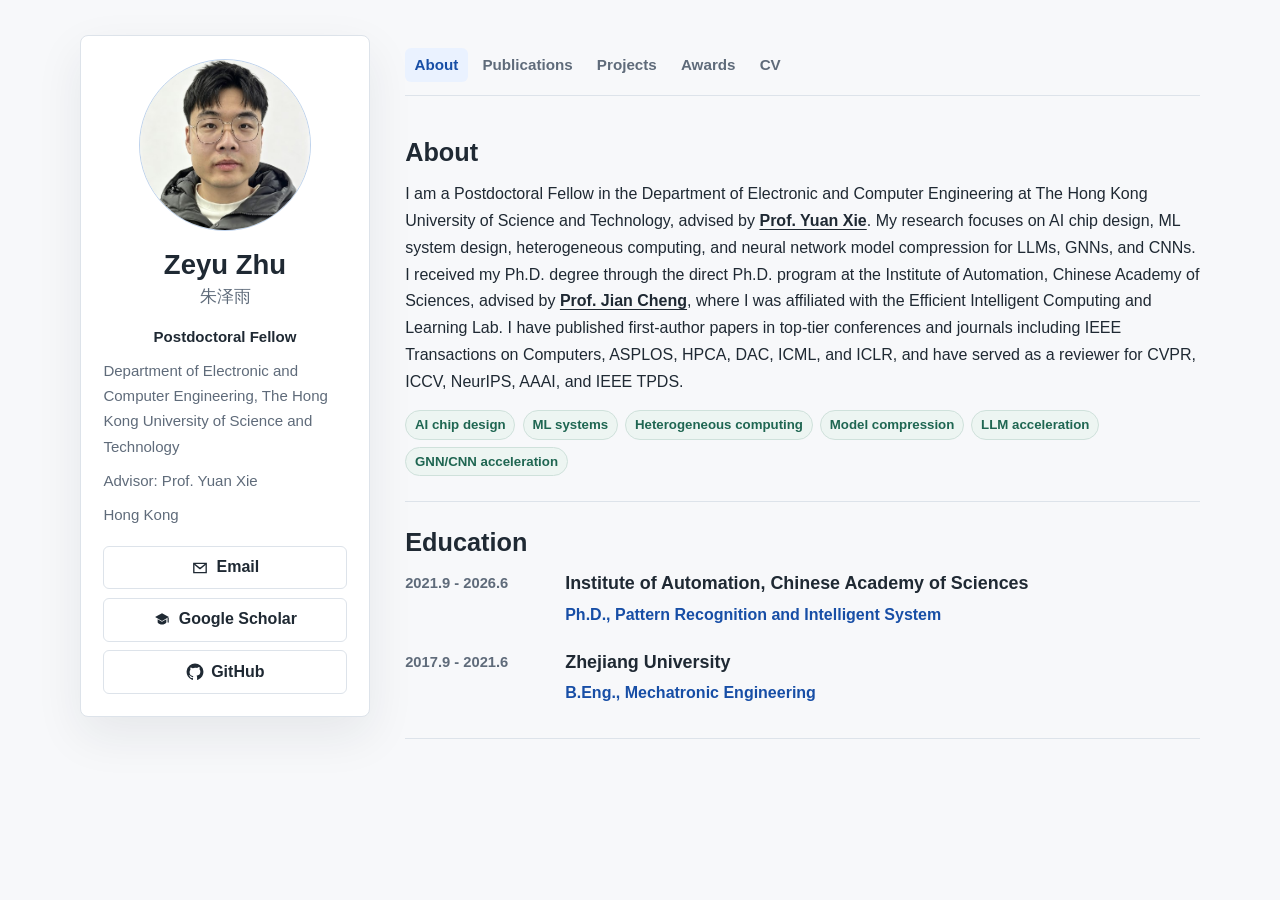
<file: index.html>
<!doctype html>
<html lang="en">
  <head>
    <meta charset="utf-8" />
    <meta name="viewport" content="width=device-width, initial-scale=1" />
    <meta
      name="description"
      content="Academic homepage of Zeyu Zhu, Postdoctoral Fellow in ECE at HKUST."
    />
    <title>Zeyu Zhu | About</title>
    <link rel="stylesheet" href="./styles.css?v=20260711" />
  </head>
  <body data-page="about">
    <a class="skip-link" href="#main">Skip to content</a>

    <div class="page">
      <aside class="profile" aria-label="Profile"></aside>

      <main id="main" class="content">
        <nav class="top-nav" aria-label="Site navigation"></nav>

        <section class="section">
          <h2>About</h2>
          <p id="bio"></p>
          <div id="research-tags" class="tags" aria-label="Research interests"></div>
        </section>

        <section class="section">
          <h2>Education</h2>
          <div id="education-list" class="timeline"></div>
        </section>
      </main>
    </div>

    <script src="./site-data.js?v=20260711"></script>
    <script src="./app.js?v=20260711"></script>
  </body>
</html>
</file>
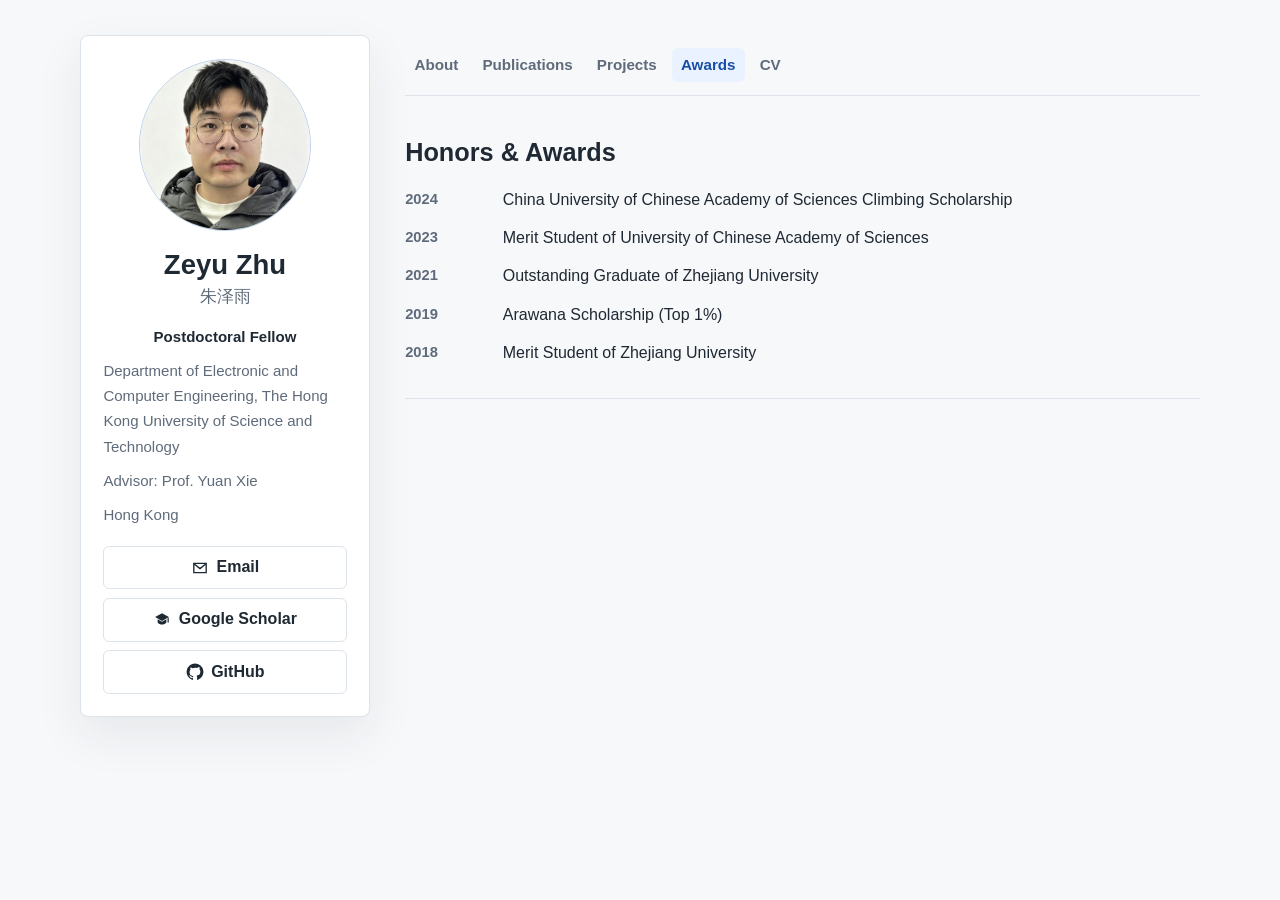
<file: awards.html>
<!doctype html>
<html lang="en">
  <head>
    <meta charset="utf-8" />
    <meta name="viewport" content="width=device-width, initial-scale=1" />
    <meta name="description" content="Honors and awards of Zeyu Zhu." />
    <title>Zeyu Zhu | Awards</title>
    <link rel="stylesheet" href="styles.css" />
  </head>
  <body data-page="awards">
    <a class="skip-link" href="#main">Skip to content</a>

    <div class="page">
      <aside class="profile" aria-label="Profile"></aside>

      <main id="main" class="content">
        <nav class="top-nav" aria-label="Site navigation"></nav>

        <section class="section">
          <h2>Honors & Awards</h2>
          <ul id="award-list" class="award-list"></ul>
        </section>
      </main>
    </div>

    <script src="site-data.js"></script>
    <script src="app.js"></script>
  </body>
</html>
</file>
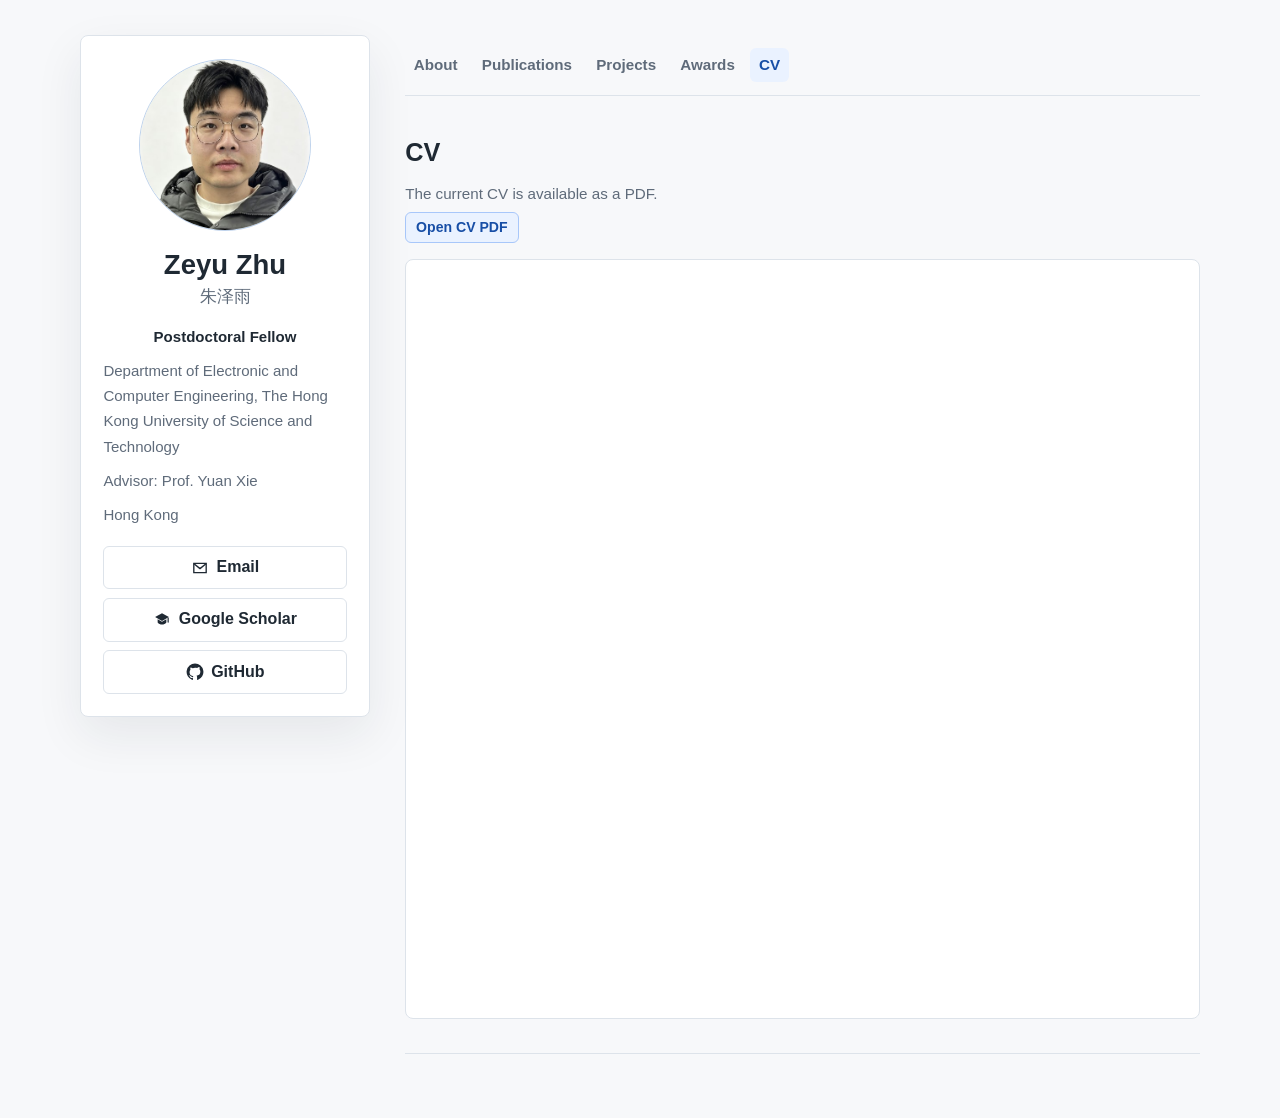
<file: cv.html>
<!doctype html>
<html lang="en">
  <head>
    <meta charset="utf-8" />
    <meta name="viewport" content="width=device-width, initial-scale=1" />
    <meta name="description" content="CV of Zeyu Zhu." />
    <title>Zeyu Zhu | CV</title>
    <link rel="stylesheet" href="styles.css" />
  </head>
  <body data-page="cv">
    <a class="skip-link" href="#main">Skip to content</a>

    <div class="page">
      <aside class="profile" aria-label="Profile"></aside>

      <main id="main" class="content">
        <nav class="top-nav" aria-label="Site navigation"></nav>

        <section class="section">
          <h2>CV</h2>
          <p class="cv-intro">
            The current CV is available as a PDF.
          </p>
          <a id="cv-download" class="primary-link" href="zhuzeyu_cv.pdf">Open CV PDF</a>
          <iframe
            class="cv-frame"
            src="zhuzeyu_cv.pdf"
            title="Zeyu Zhu CV PDF preview"
          ></iframe>
        </section>
      </main>
    </div>

    <script src="site-data.js"></script>
    <script src="app.js"></script>
  </body>
</html>
</file>
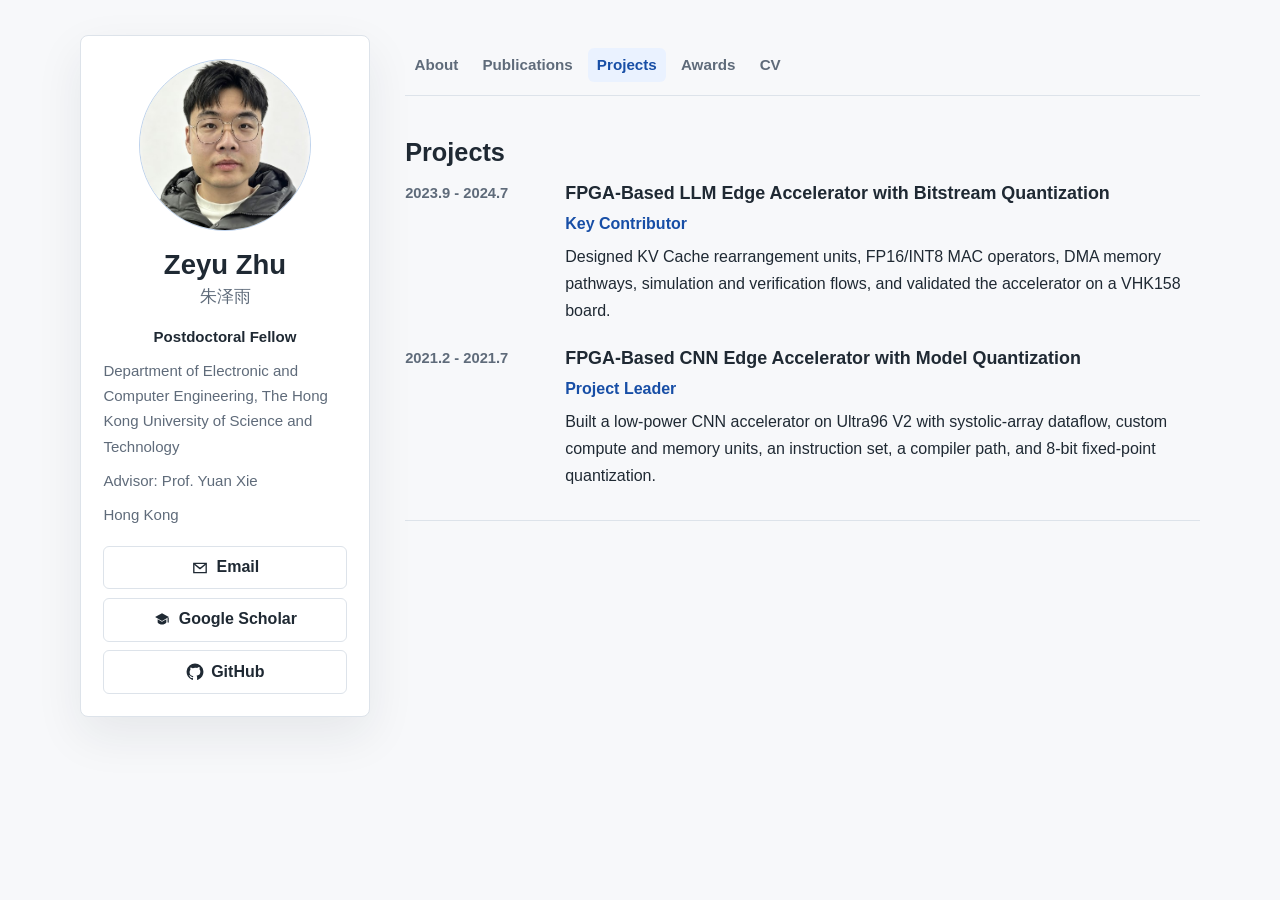
<file: projects.html>
<!doctype html>
<html lang="en">
  <head>
    <meta charset="utf-8" />
    <meta name="viewport" content="width=device-width, initial-scale=1" />
    <meta
      name="description"
      content="Research projects by Zeyu Zhu in FPGA-based acceleration and model quantization."
    />
    <title>Zeyu Zhu | Projects</title>
    <link rel="stylesheet" href="styles.css" />
  </head>
  <body data-page="projects">
    <a class="skip-link" href="#main">Skip to content</a>

    <div class="page">
      <aside class="profile" aria-label="Profile"></aside>

      <main id="main" class="content">
        <nav class="top-nav" aria-label="Site navigation"></nav>

        <section class="section">
          <h2>Projects</h2>
          <div id="project-list" class="timeline"></div>
        </section>
      </main>
    </div>

    <script src="site-data.js"></script>
    <script src="app.js"></script>
  </body>
</html>
</file>
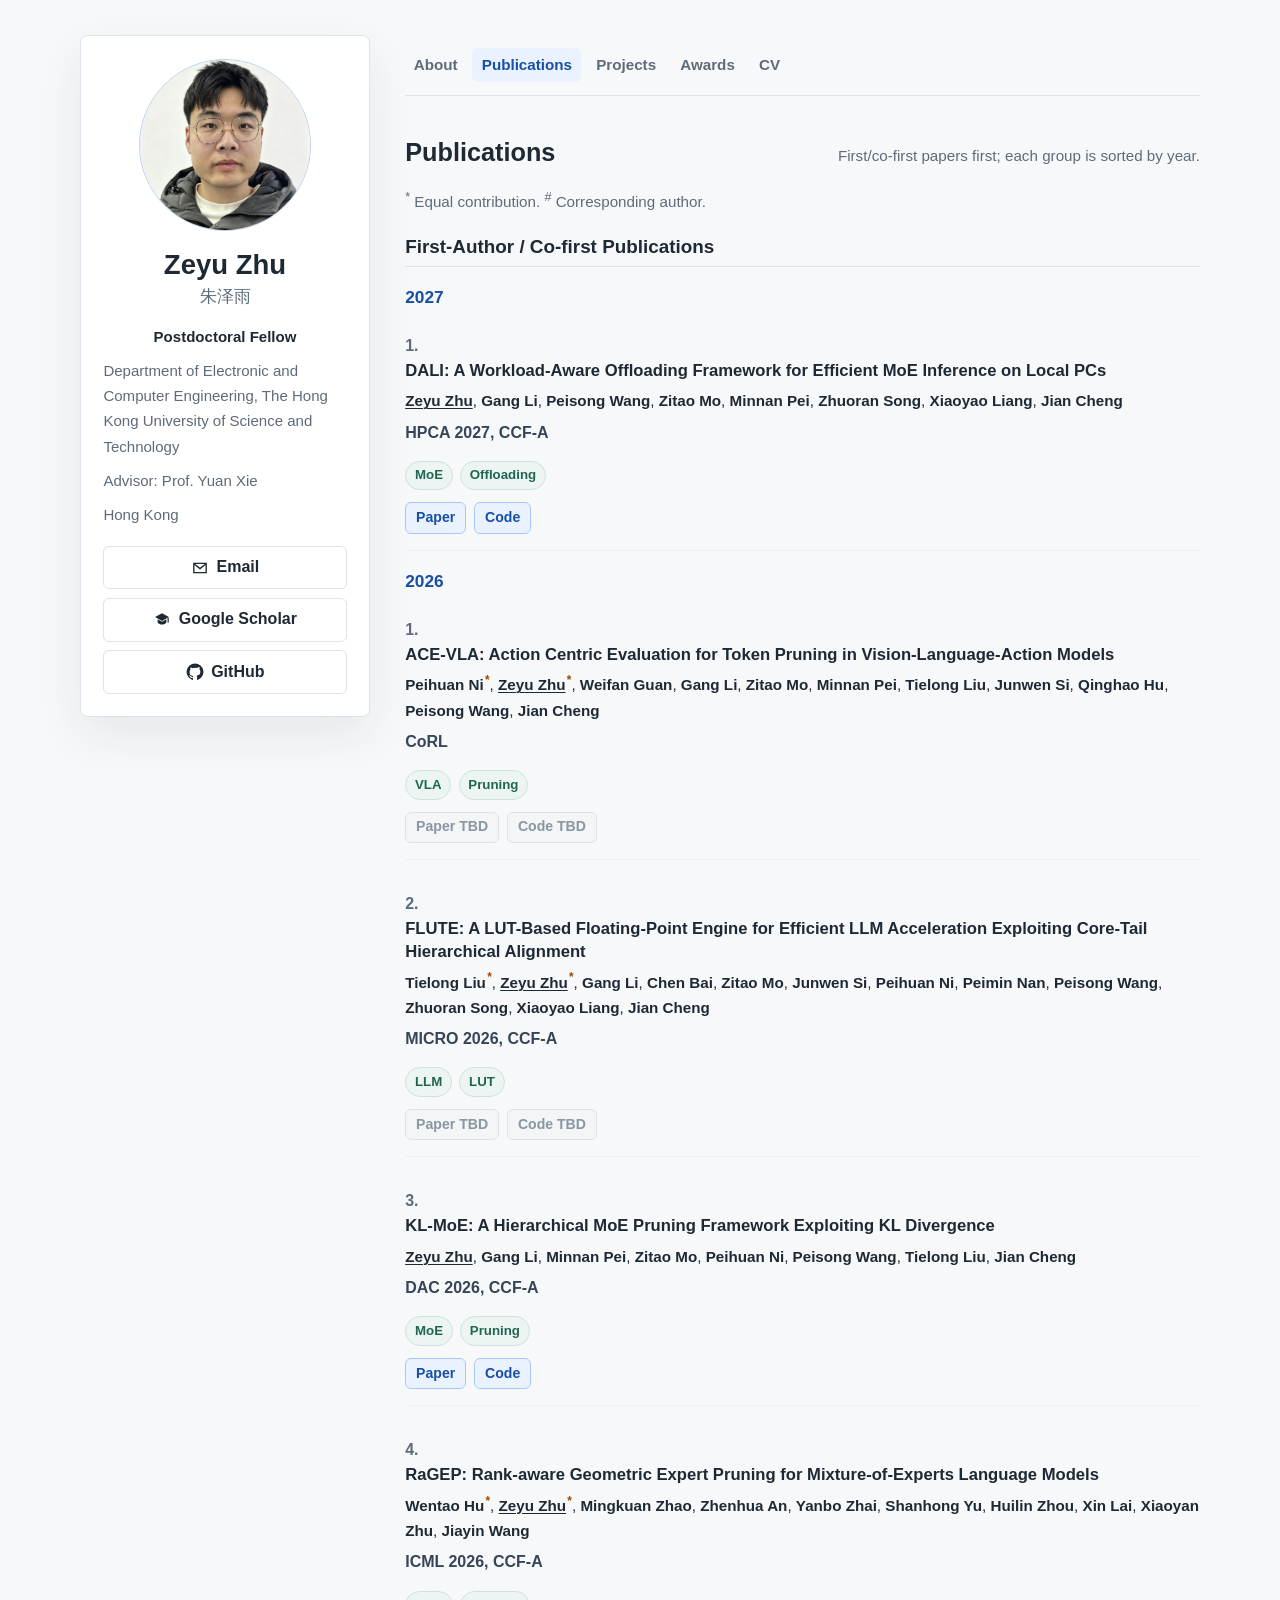
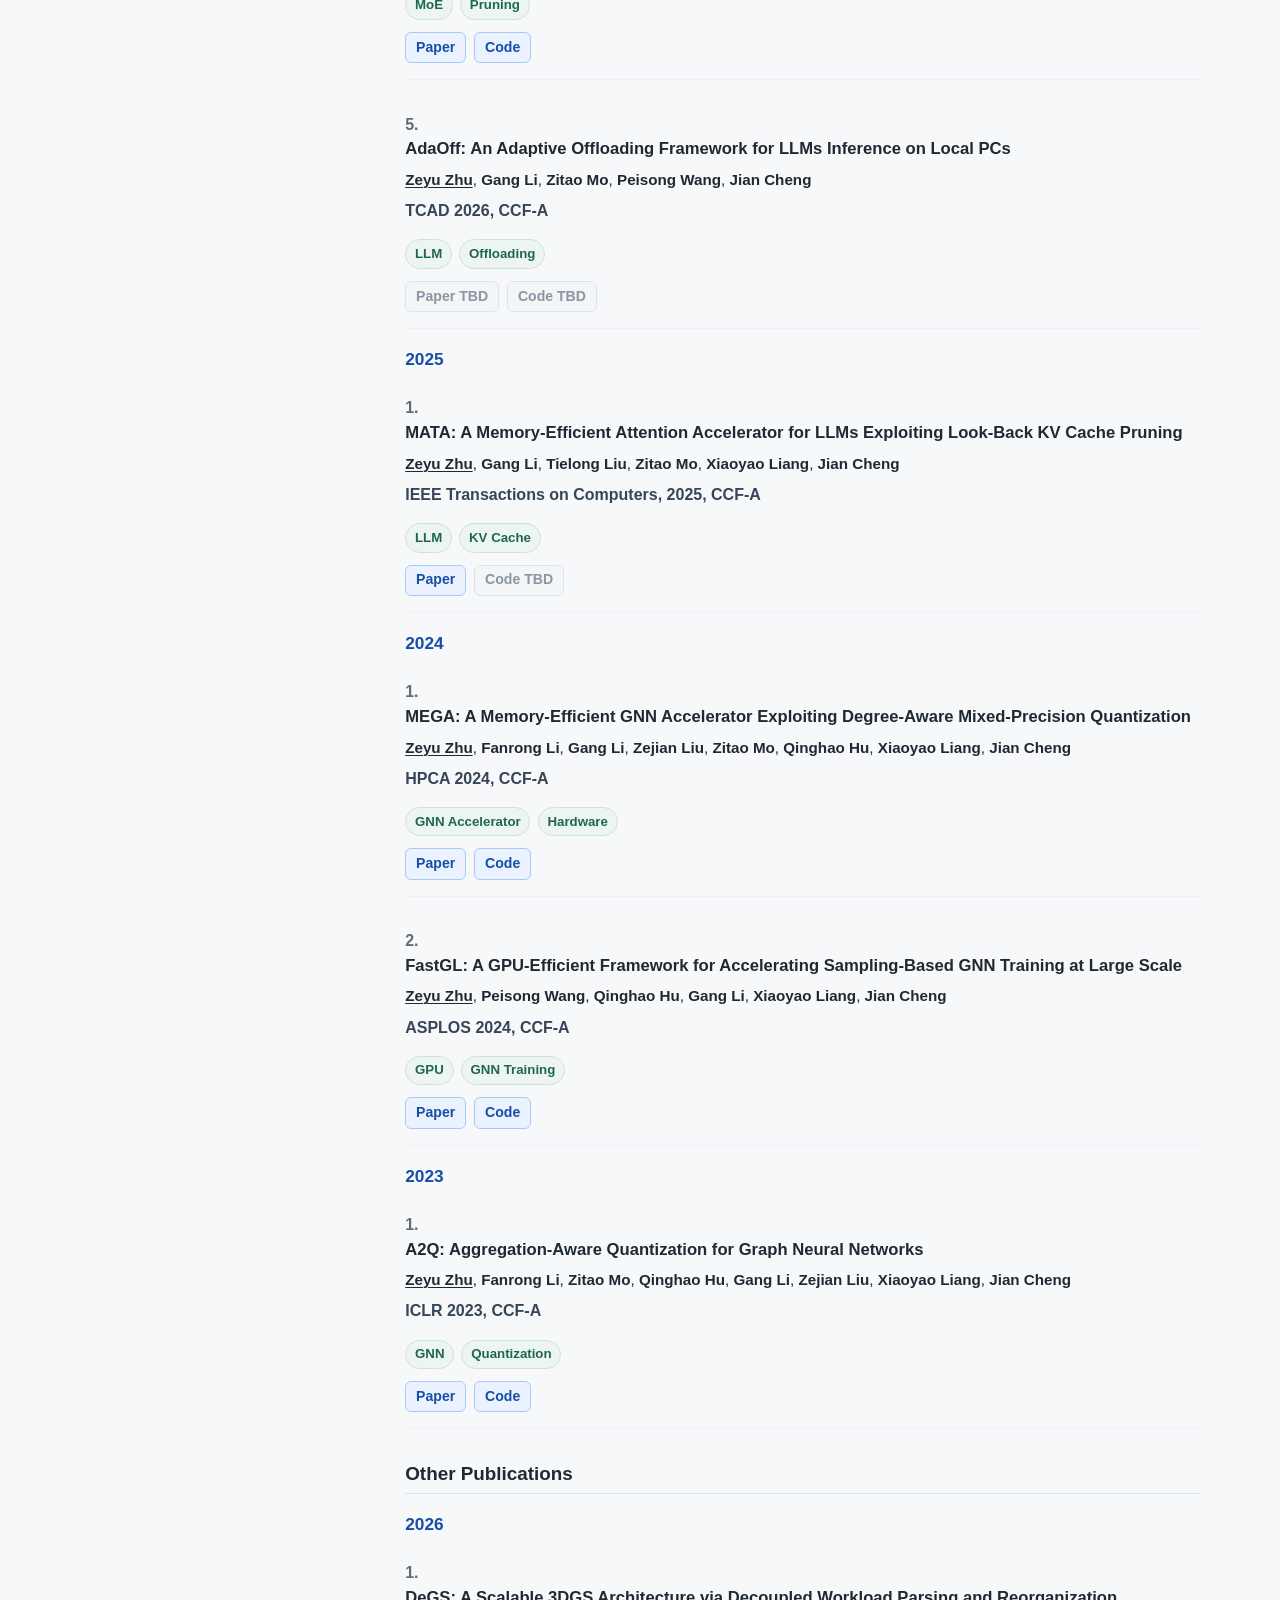
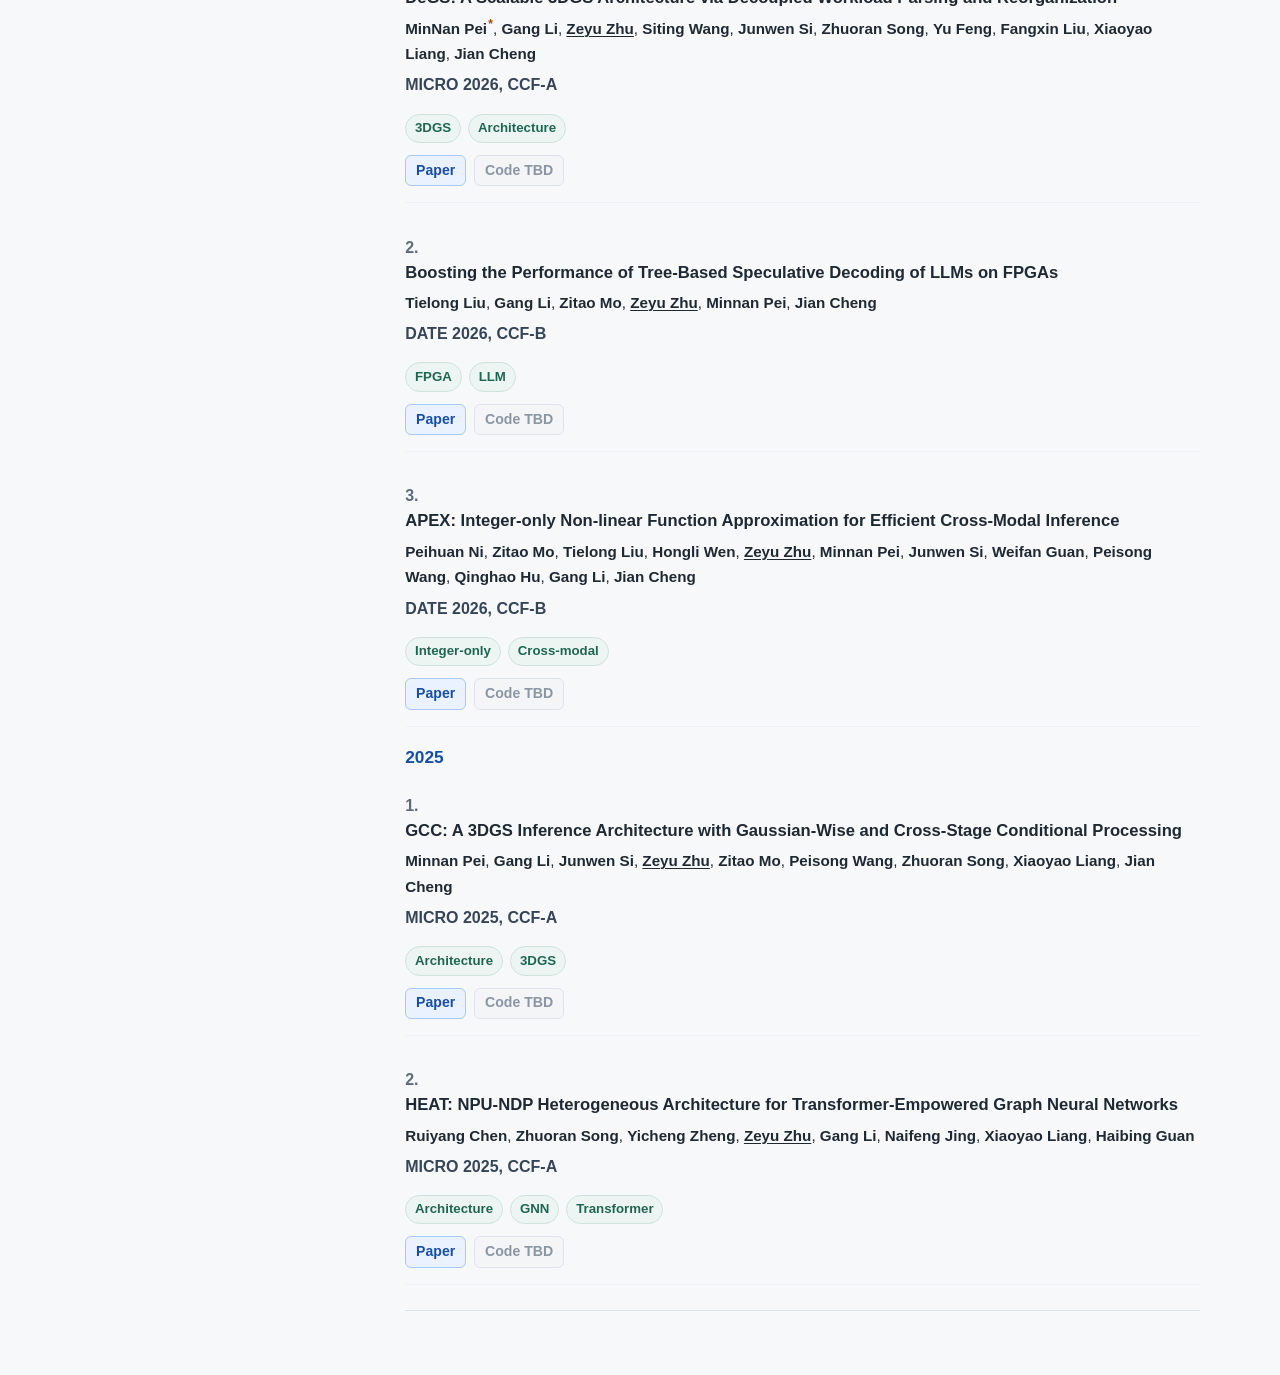
<file: publications.html>
<!doctype html>
<html lang="en">
  <head>
    <meta charset="utf-8" />
    <meta name="viewport" content="width=device-width, initial-scale=1" />
    <meta
      name="description"
      content="Publications by Zeyu Zhu in AI chips, ML systems, and model compression."
    />
    <title>Zeyu Zhu | Publications</title>
    <link rel="stylesheet" href="styles.css" />
  </head>
  <body data-page="publications">
    <a class="skip-link" href="#main">Skip to content</a>

    <div class="page">
      <aside class="profile" aria-label="Profile"></aside>

      <main id="main" class="content">
        <nav class="top-nav" aria-label="Site navigation"></nav>

        <section class="section">
          <div class="section-heading">
            <h2>Publications</h2>
            <p>First/co-first papers first; each group is sorted by year.</p>
          </div>
          <p class="publication-note">
            <sup>*</sup> Equal contribution. <sup>#</sup> Corresponding author.
          </p>
          <div id="publication-groups" class="publication-groups"></div>
        </section>
      </main>
    </div>

    <script src="site-data.js"></script>
    <script src="app.js"></script>
  </body>
</html>
</file>
<file: styles.css>
/* Static GitHub Pages academic style: compact, readable, and data-driven. */
:root {
  color-scheme: light;
  --bg: #f7f8fa;
  --surface: #ffffff;
  --text: #1f2933;
  --muted: #5f6b7a;
  --line: #dde3ea;
  --accent: #1f6feb;
  --accent-dark: #174ea6;
  --accent-soft: #eaf2ff;
  --chip: #edf5f2;
  --chip-text: #1f6652;
  --shadow: 0 18px 48px rgba(31, 41, 51, 0.08);
  font-family: -apple-system, BlinkMacSystemFont, "Segoe UI", Arial, "Noto Sans",
    "PingFang SC", "Microsoft YaHei", sans-serif;
}

* {
  box-sizing: border-box;
}

body {
  margin: 0;
  background: var(--bg);
  color: var(--text);
  font-size: 16px;
  line-height: 1.68;
}

a {
  color: var(--accent);
  text-decoration: none;
}

a:hover {
  color: var(--accent-dark);
  text-decoration: underline;
}

.skip-link {
  position: absolute;
  left: 1rem;
  top: -3rem;
  z-index: 20;
  background: var(--surface);
  border: 1px solid var(--line);
  padding: 0.45rem 0.7rem;
}

.skip-link:focus {
  top: 1rem;
}

.page {
  display: grid;
  grid-template-columns: 290px minmax(0, 1fr);
  gap: 2.2rem;
  width: min(1120px, calc(100% - 2rem));
  margin: 0 auto;
  padding: 2.2rem 0 4rem;
}

.profile {
  position: sticky;
  top: 1.5rem;
  align-self: start;
  padding: 1.4rem;
  background: var(--surface);
  border: 1px solid var(--line);
  border-radius: 8px;
  box-shadow: var(--shadow);
}

.portrait {
  width: 172px;
  height: 172px;
  margin: 0 auto 1.1rem;
  overflow: hidden;
  border: 1px solid #bfd3ec;
  border-radius: 50%;
  background: #f0f4f8;
}

.portrait img {
  width: 100%;
  height: 100%;
  object-fit: cover;
  object-position: center 22%;
}

.profile h1 {
  margin: 0;
  text-align: center;
  font-size: 1.72rem;
  line-height: 1.2;
}

.name-cn {
  margin: 0.1rem 0 0.8rem;
  text-align: center;
  color: var(--muted);
  font-size: 1.05rem;
}

.profile-title,
.profile-meta {
  margin: 0.55rem 0;
  color: var(--muted);
  font-size: 0.94rem;
}

.profile-title {
  color: var(--text);
  font-weight: 700;
  text-align: center;
}

.profile-links {
  display: grid;
  gap: 0.55rem;
  margin-top: 1.2rem;
}

.profile-link {
  display: inline-flex;
  align-items: center;
  justify-content: center;
  gap: 0.48rem;
  min-height: 42px;
  padding: 0.45rem 0.65rem;
  border: 1px solid var(--line);
  border-radius: 6px;
  color: var(--text);
  font-weight: 600;
}

.profile-link svg {
  width: 18px;
  height: 18px;
  flex: 0 0 auto;
}

.profile-link:hover {
  border-color: #9cbef0;
  background: var(--accent-soft);
  text-decoration: none;
}

.content {
  min-width: 0;
}

.top-nav {
  position: sticky;
  top: 0;
  z-index: 10;
  display: flex;
  gap: 0.35rem;
  margin-bottom: 1rem;
  padding: 0.8rem 0;
  background: rgba(247, 248, 250, 0.94);
  backdrop-filter: blur(12px);
  border-bottom: 1px solid var(--line);
}

.top-nav a {
  display: inline-flex;
  align-items: center;
  min-height: 34px;
  padding: 0.1rem 0.58rem;
  border-radius: 6px;
  color: var(--muted);
  font-size: 0.95rem;
  font-weight: 700;
}

.top-nav a:hover,
.top-nav a[aria-current="page"] {
  background: var(--accent-soft);
  color: var(--accent-dark);
  text-decoration: none;
}

.section {
  padding: 1.55rem 0;
  border-bottom: 1px solid var(--line);
}

.section h2 {
  margin: 0 0 0.8rem;
  color: var(--text);
  font-size: 1.58rem;
  line-height: 1.25;
}

.section h3,
.section h4 {
  margin: 0;
  line-height: 1.38;
}

.section h3 {
  font-size: 1.12rem;
}

.section h4 {
  font-size: 1.04rem;
}

.section p {
  margin: 0.35rem 0;
}

.section-heading {
  display: flex;
  align-items: baseline;
  justify-content: space-between;
  gap: 1rem;
  margin-bottom: 0.4rem;
}

.section-heading p,
.publication-note,
.cv-intro {
  color: var(--muted);
  font-size: 0.95rem;
}

.tags,
.publication-meta {
  display: flex;
  flex-wrap: wrap;
  gap: 0.45rem;
  margin-top: 0.9rem;
}

.tags span,
.publication-meta span {
  display: inline-flex;
  align-items: center;
  min-height: 28px;
  padding: 0.16rem 0.55rem;
  border: 1px solid #cfe1db;
  border-radius: 999px;
  background: var(--chip);
  color: var(--chip-text);
  font-size: 0.83rem;
  font-weight: 700;
}

.timeline {
  display: grid;
  gap: 1rem;
}

.timeline-item {
  display: grid;
  grid-template-columns: 9rem 1fr;
  gap: 1rem;
}

.timeline-date {
  color: var(--muted);
  font-size: 0.92rem;
  font-weight: 700;
}

.role {
  color: var(--accent-dark);
  font-weight: 700;
}

.publication-groups {
  display: grid;
  gap: 2rem;
  margin-top: 1.2rem;
}

.publication-category {
  display: grid;
  gap: 1rem;
}

.publication-category > h3 {
  margin: 0;
  padding-bottom: 0.35rem;
  border-bottom: 1px solid var(--line);
  color: var(--text);
  font-size: 1.18rem;
}

.publication-year {
  padding-top: 0.2rem;
}

.publication-year > h4 {
  margin: 0 0 0.45rem;
  color: var(--accent-dark);
  font-size: 1.08rem;
}

.publication-list {
  display: grid;
  gap: 0.95rem;
  margin: 0;
  padding: 0;
  list-style-position: inside;
}

.publication {
  position: relative;
  padding: 1rem 0;
  border-bottom: 1px solid #edf1f5;
}

.publication::marker {
  color: var(--muted);
  font-weight: 700;
}

.publication-header {
  display: block;
}

.authors {
  color: var(--text);
  font-size: 0.95rem;
}

.author-name {
  font-weight: 800;
}

.author-marker {
  margin-left: 0.08rem;
  color: #9b4a00;
  font-size: 0.78em;
  font-weight: 800;
  line-height: 0;
}

.highlight-name,
.self-author {
  text-decoration: underline;
  text-underline-offset: 0.16em;
  text-decoration-thickness: 0.08em;
}

.highlight-name {
  font-weight: 800;
}

.venue {
  color: #364557;
  font-weight: 700;
}

.paper-actions {
  display: flex;
  flex-wrap: wrap;
  gap: 0.5rem;
  margin-top: 0.75rem;
}

.paper-link,
.primary-link {
  display: inline-flex;
  align-items: center;
  min-height: 30px;
  padding: 0.18rem 0.62rem;
  border: 1px solid #a8c7fa;
  border-radius: 6px;
  background: var(--accent-soft);
  color: var(--accent-dark);
  font-size: 0.88rem;
  font-weight: 800;
}

.paper-link:hover,
.primary-link:hover {
  background: #dceaff;
  text-decoration: none;
}

.paper-link.disabled {
  border-color: var(--line);
  background: #f3f5f7;
  color: #8a96a3;
}

.award-list {
  list-style: none;
  margin: 0;
  padding: 0;
}

.award-list li {
  display: grid;
  grid-template-columns: 5.2rem 1fr;
  gap: 0.9rem;
  padding: 0.36rem 0;
}

.award-list span {
  color: var(--muted);
  font-size: 0.92rem;
  font-weight: 700;
}

.award-list p {
  margin: 0;
}

.cv-frame {
  width: 100%;
  height: 760px;
  margin-top: 1rem;
  border: 1px solid var(--line);
  border-radius: 8px;
  background: var(--surface);
}

@media (max-width: 860px) {
  .page {
    grid-template-columns: 1fr;
    gap: 1rem;
    padding-top: 1rem;
  }

  .profile {
    position: static;
  }

  .top-nav {
    overflow-x: auto;
    padding-bottom: 0.65rem;
  }
}

@media (max-width: 560px) {
  body {
    font-size: 15px;
  }

  .page {
    width: min(100% - 1rem, 1120px);
  }

  .profile {
    padding: 1rem;
  }

  .portrait {
    width: 142px;
    height: 142px;
  }

  .section-heading {
    display: block;
  }

  .award-list li,
  .timeline-item {
    grid-template-columns: 1fr;
    gap: 0.15rem;
  }

  .cv-frame {
    height: 560px;
  }
}
</file>
